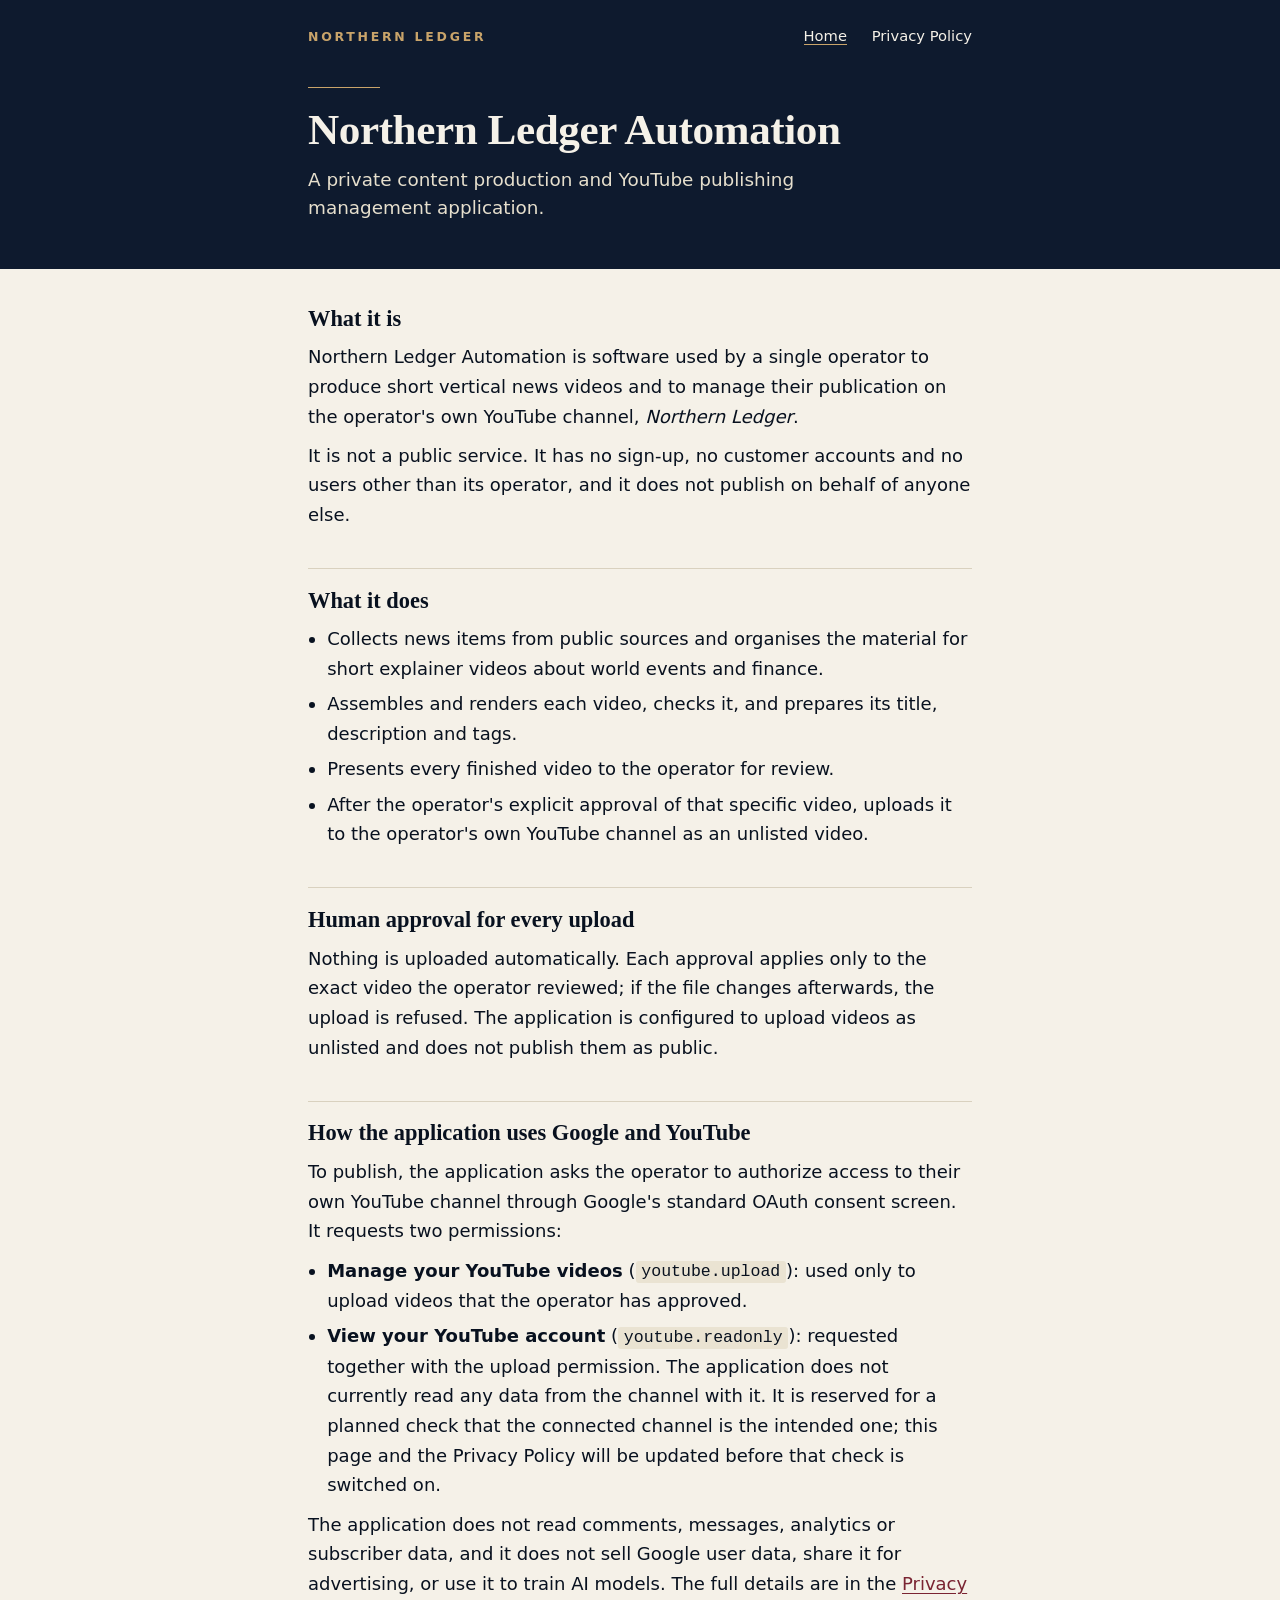
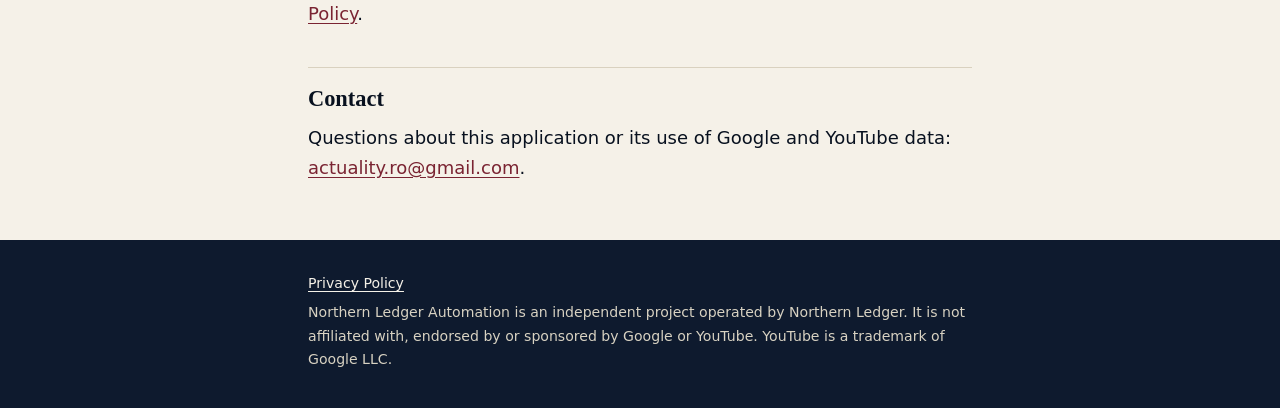
<file: index.html>
<!DOCTYPE html>
<html lang="en">
<head>
<meta charset="utf-8">
<meta name="viewport" content="width=device-width, initial-scale=1">
<title>Northern Ledger Automation</title>
<meta name="description" content="Northern Ledger Automation is a private content production and YouTube publishing management application used by a single operator.">
<meta name="theme-color" content="#0E1A2E">
<link rel="icon" href="data:image/svg+xml,%3Csvg xmlns='http://www.w3.org/2000/svg' viewBox='0 0 64 64'%3E%3Crect width='64' height='64' fill='%230E1A2E'/%3E%3Crect x='14' y='20' width='36' height='2' fill='%23C9A46A'/%3E%3Ctext x='32' y='46' font-family='Georgia,serif' font-size='24' font-weight='700' text-anchor='middle' fill='%23F5F1E8'%3ENL%3C/text%3E%3C/svg%3E">
<link rel="stylesheet" href="style.css">
</head>
<body>
<header class="band">
  <div class="wrap">
    <div class="topline">
      <span class="kicker">Northern Ledger</span>
      <nav aria-label="Main">
        <a href="index.html" aria-current="page">Home</a>
        <a href="privacy.html">Privacy Policy</a>
      </nav>
    </div>
    <div class="hairline" aria-hidden="true"></div>
    <h1>Northern Ledger Automation</h1>
    <p class="lede">A private content production and YouTube publishing management application.</p>
  </div>
</header>

<main>
  <div class="wrap">
    <h2>What it is</h2>
    <p>Northern Ledger Automation is software used by a single operator to produce short vertical news videos and to manage their publication on the operator's own YouTube channel, <em>Northern Ledger</em>.</p>
    <p>It is not a public service. It has no sign-up, no customer accounts and no users other than its operator, and it does not publish on behalf of anyone else.</p>

    <h2>What it does</h2>
    <ul>
      <li>Collects news items from public sources and organises the material for short explainer videos about world events and finance.</li>
      <li>Assembles and renders each video, checks it, and prepares its title, description and tags.</li>
      <li>Presents every finished video to the operator for review.</li>
      <li>After the operator's explicit approval of that specific video, uploads it to the operator's own YouTube channel as an unlisted video.</li>
    </ul>

    <h2>Human approval for every upload</h2>
    <p>Nothing is uploaded automatically. Each approval applies only to the exact video the operator reviewed; if the file changes afterwards, the upload is refused. The application is configured to upload videos as unlisted and does not publish them as public.</p>

    <h2>How the application uses Google and YouTube</h2>
    <p>To publish, the application asks the operator to authorize access to their own YouTube channel through Google's standard OAuth consent screen. It requests two permissions:</p>
    <ul>
      <li><strong>Manage your YouTube videos</strong> (<code>youtube.upload</code>): used only to upload videos that the operator has approved.</li>
      <li><strong>View your YouTube account</strong> (<code>youtube.readonly</code>): requested together with the upload permission. The application does not currently read any data from the channel with it. It is reserved for a planned check that the connected channel is the intended one; this page and the Privacy Policy will be updated before that check is switched on.</li>
    </ul>
    <p>The application does not read comments, messages, analytics or subscriber data, and it does not sell Google user data, share it for advertising, or use it to train AI models. The full details are in the <a href="privacy.html">Privacy Policy</a>.</p>

    <h2>Contact</h2>
    <p>Questions about this application or its use of Google and YouTube data: <a href="mailto:actuality.ro@gmail.com">actuality.ro@gmail.com</a>.</p>
  </div>
</main>

<footer class="band">
  <div class="wrap">
    <p><a href="privacy.html">Privacy Policy</a></p>
    <p>Northern Ledger Automation is an independent project operated by Northern Ledger. It is not affiliated with, endorsed by or sponsored by Google or YouTube. YouTube is a trademark of Google LLC.</p>
  </div>
</footer>
</body>
</html>
</file>
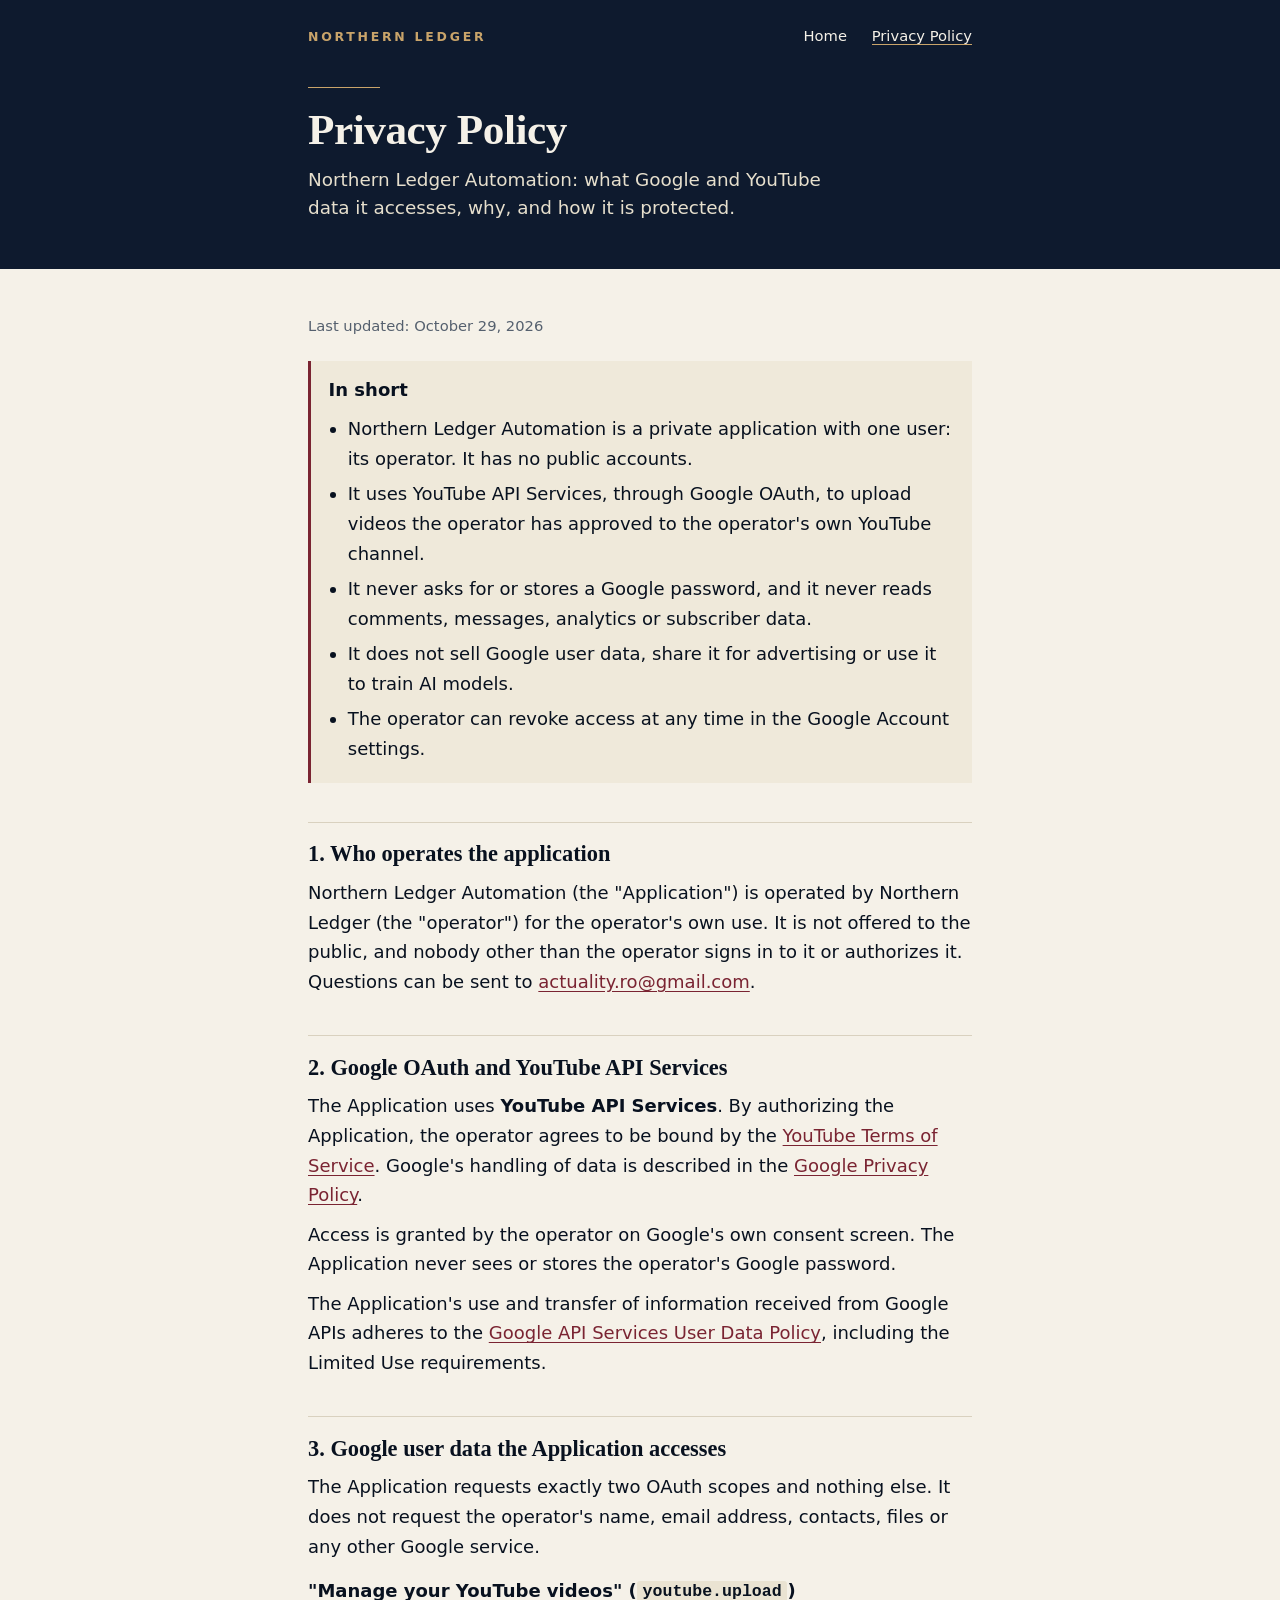
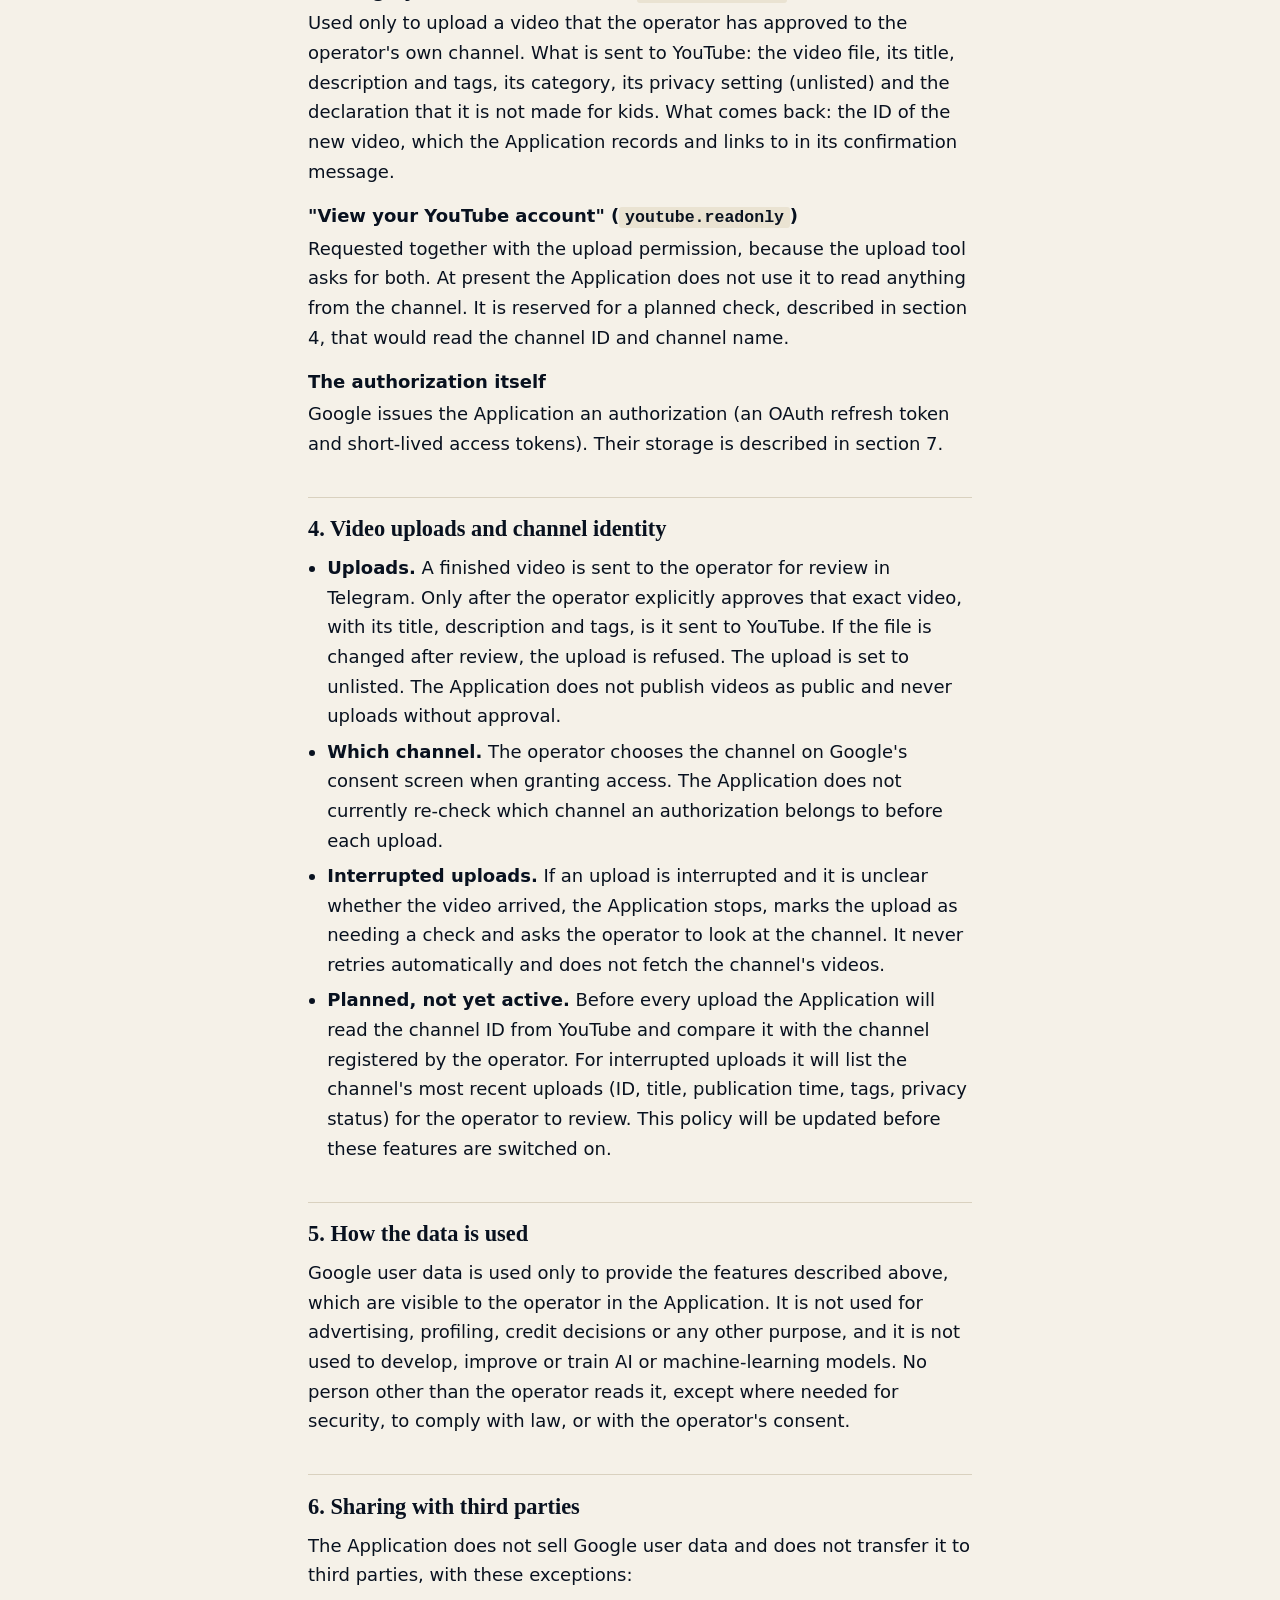
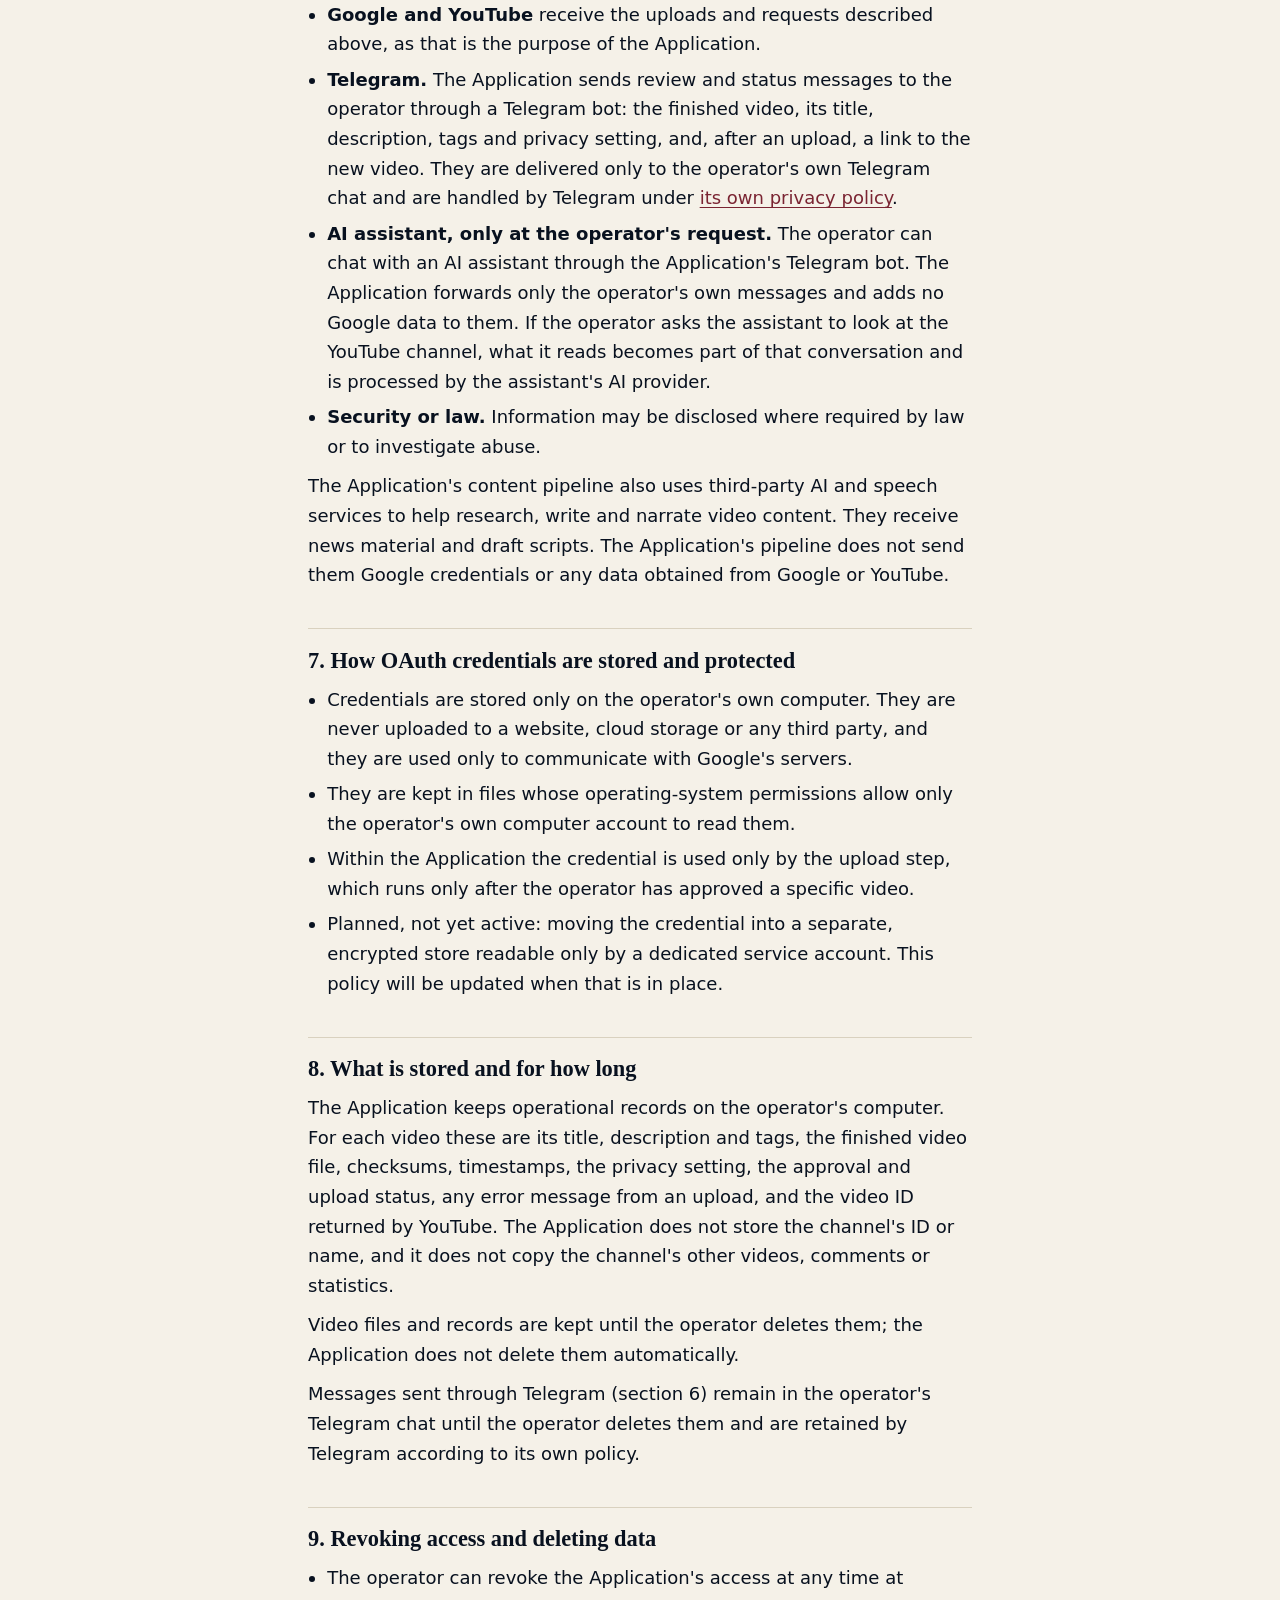
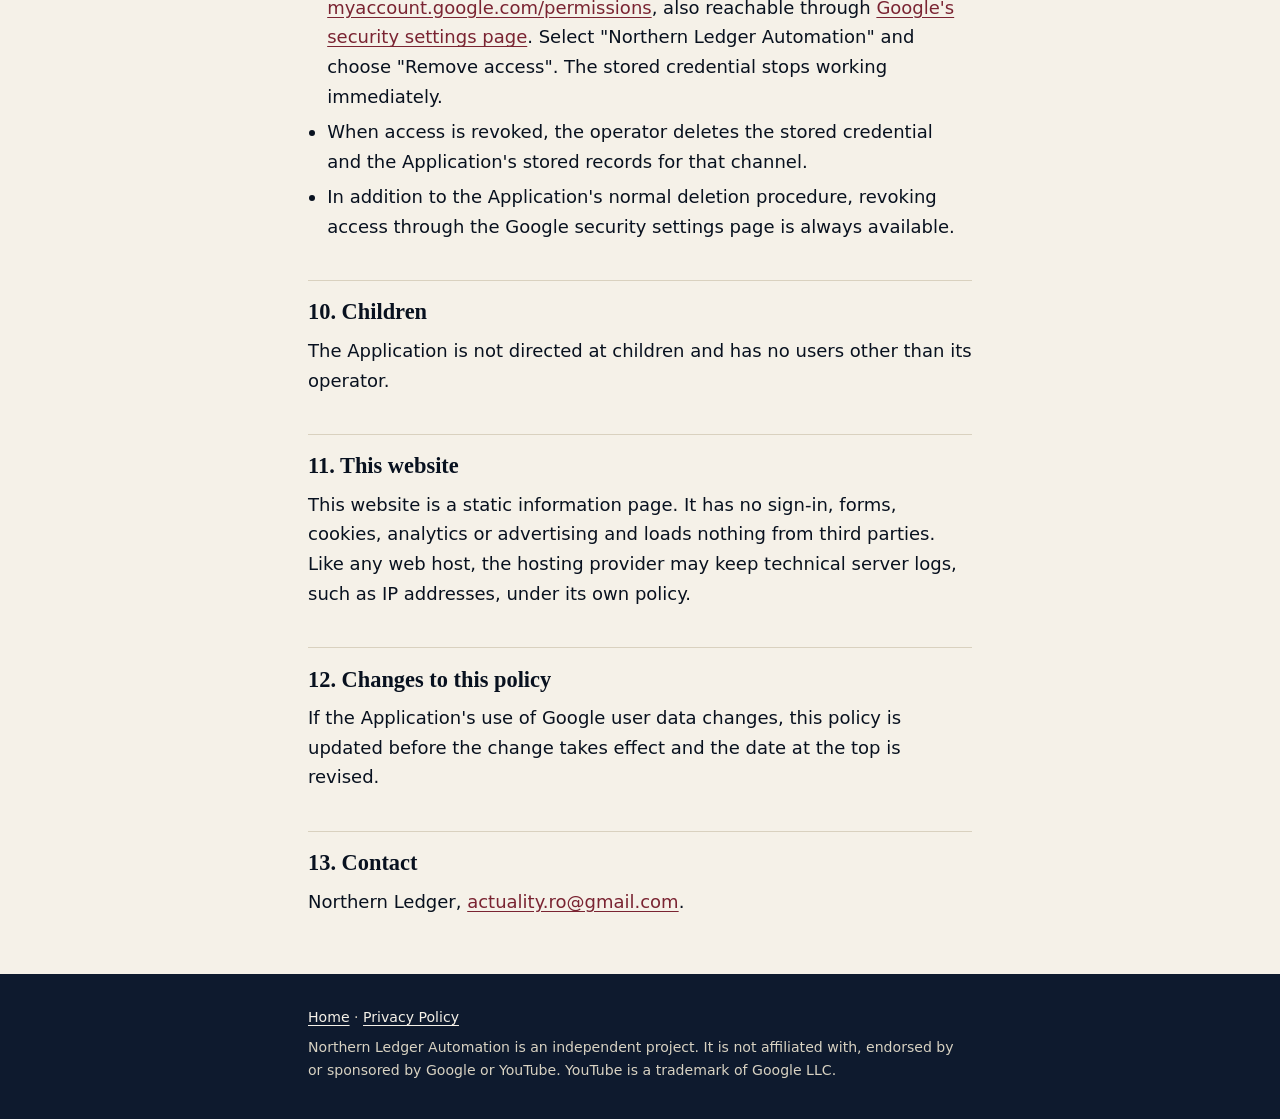
<file: privacy.html>
<!DOCTYPE html>
<html lang="en">
<head>
<meta charset="utf-8">
<meta name="viewport" content="width=device-width, initial-scale=1">
<title>Privacy Policy - Northern Ledger Automation</title>
<meta name="description" content="How Northern Ledger Automation accesses, uses, stores and shares Google and YouTube user data.">
<meta name="theme-color" content="#0E1A2E">
<link rel="icon" href="data:image/svg+xml,%3Csvg xmlns='http://www.w3.org/2000/svg' viewBox='0 0 64 64'%3E%3Crect width='64' height='64' fill='%230E1A2E'/%3E%3Crect x='14' y='20' width='36' height='2' fill='%23C9A46A'/%3E%3Ctext x='32' y='46' font-family='Georgia,serif' font-size='24' font-weight='700' text-anchor='middle' fill='%23F5F1E8'%3ENL%3C/text%3E%3C/svg%3E">
<link rel="stylesheet" href="style.css">
</head>
<body>
<header class="band">
  <div class="wrap">
    <div class="topline">
      <span class="kicker">Northern Ledger</span>
      <nav aria-label="Main">
        <a href="index.html">Home</a>
        <a href="privacy.html" aria-current="page">Privacy Policy</a>
      </nav>
    </div>
    <div class="hairline" aria-hidden="true"></div>
    <h1>Privacy Policy</h1>
    <p class="lede">Northern Ledger Automation: what Google and YouTube data it accesses, why, and how it is protected.</p>
  </div>
</header>

<main>
  <div class="wrap">
    <p class="meta">Last updated: October 29, 2026</p>

    <div class="summary">
      <p><strong>In short</strong></p>
      <ul>
        <li>Northern Ledger Automation is a private application with one user: its operator. It has no public accounts.</li>
        <li>It uses YouTube API Services, through Google OAuth, to upload videos the operator has approved to the operator's own YouTube channel.</li>
        <li>It never asks for or stores a Google password, and it never reads comments, messages, analytics or subscriber data.</li>
        <li>It does not sell Google user data, share it for advertising or use it to train AI models.</li>
        <li>The operator can revoke access at any time in the Google Account settings.</li>
      </ul>
    </div>

    <h2 id="operator">1. Who operates the application</h2>
    <p>Northern Ledger Automation (the "Application") is operated by Northern Ledger (the "operator") for the operator's own use. It is not offered to the public, and nobody other than the operator signs in to it or authorizes it. Questions can be sent to <a href="mailto:actuality.ro@gmail.com">actuality.ro@gmail.com</a>.</p>

    <h2 id="google-api">2. Google OAuth and YouTube API Services</h2>
    <p>The Application uses <strong>YouTube API Services</strong>. By authorizing the Application, the operator agrees to be bound by the <a href="https://www.youtube.com/t/terms">YouTube Terms of Service</a>. Google's handling of data is described in the <a href="https://www.google.com/policies/privacy/">Google Privacy Policy</a>.</p>
    <p>Access is granted by the operator on Google's own consent screen. The Application never sees or stores the operator's Google password.</p>
    <p>The Application's use and transfer of information received from Google APIs adheres to the <a href="https://developers.google.com/terms/api-services-user-data-policy">Google API Services User Data Policy</a>, including the Limited Use requirements.</p>

    <h2 id="data-accessed">3. Google user data the Application accesses</h2>
    <p>The Application requests exactly two OAuth scopes and nothing else. It does not request the operator's name, email address, contacts, files or any other Google service.</p>
    <dl class="data">
      <dt>"Manage your YouTube videos" (<code>youtube.upload</code>)</dt>
      <dd>Used only to upload a video that the operator has approved to the operator's own channel. What is sent to YouTube: the video file, its title, description and tags, its category, its privacy setting (unlisted) and the declaration that it is not made for kids. What comes back: the ID of the new video, which the Application records and links to in its confirmation message.</dd>
      <dt>"View your YouTube account" (<code>youtube.readonly</code>)</dt>
      <dd>Requested together with the upload permission, because the upload tool asks for both. At present the Application does not use it to read anything from the channel. It is reserved for a planned check, described in section 4, that would read the channel ID and channel name.</dd>
      <dt>The authorization itself</dt>
      <dd>Google issues the Application an authorization (an OAuth refresh token and short-lived access tokens). Their storage is described in section 7.</dd>
    </dl>

    <h2 id="uploads">4. Video uploads and channel identity</h2>
    <ul>
      <li><strong>Uploads.</strong> A finished video is sent to the operator for review in Telegram. Only after the operator explicitly approves that exact video, with its title, description and tags, is it sent to YouTube. If the file is changed after review, the upload is refused. The upload is set to unlisted. The Application does not publish videos as public and never uploads without approval.</li>
      <li><strong>Which channel.</strong> The operator chooses the channel on Google's consent screen when granting access. The Application does not currently re-check which channel an authorization belongs to before each upload.</li>
      <li><strong>Interrupted uploads.</strong> If an upload is interrupted and it is unclear whether the video arrived, the Application stops, marks the upload as needing a check and asks the operator to look at the channel. It never retries automatically and does not fetch the channel's videos.</li>
      <li><strong>Planned, not yet active.</strong> Before every upload the Application will read the channel ID from YouTube and compare it with the channel registered by the operator. For interrupted uploads it will list the channel's most recent uploads (ID, title, publication time, tags, privacy status) for the operator to review. This policy will be updated before these features are switched on.</li>
    </ul>

    <h2 id="use">5. How the data is used</h2>
    <p>Google user data is used only to provide the features described above, which are visible to the operator in the Application. It is not used for advertising, profiling, credit decisions or any other purpose, and it is not used to develop, improve or train AI or machine-learning models. No person other than the operator reads it, except where needed for security, to comply with law, or with the operator's consent.</p>

    <h2 id="sharing">6. Sharing with third parties</h2>
    <p>The Application does not sell Google user data and does not transfer it to third parties, with these exceptions:</p>
    <ul>
      <li><strong>Google and YouTube</strong> receive the uploads and requests described above, as that is the purpose of the Application.</li>
      <li><strong>Telegram.</strong> The Application sends review and status messages to the operator through a Telegram bot: the finished video, its title, description, tags and privacy setting, and, after an upload, a link to the new video. They are delivered only to the operator's own Telegram chat and are handled by Telegram under <a href="https://telegram.org/privacy">its own privacy policy</a>.</li>
      <li><strong>AI assistant, only at the operator's request.</strong> The operator can chat with an AI assistant through the Application's Telegram bot. The Application forwards only the operator's own messages and adds no Google data to them. If the operator asks the assistant to look at the YouTube channel, what it reads becomes part of that conversation and is processed by the assistant's AI provider.</li>
      <li><strong>Security or law.</strong> Information may be disclosed where required by law or to investigate abuse.</li>
    </ul>
    <p>The Application's content pipeline also uses third-party AI and speech services to help research, write and narrate video content. They receive news material and draft scripts. The Application's pipeline does not send them Google credentials or any data obtained from Google or YouTube.</p>

    <h2 id="storage">7. How OAuth credentials are stored and protected</h2>
    <ul>
      <li>Credentials are stored only on the operator's own computer. They are never uploaded to a website, cloud storage or any third party, and they are used only to communicate with Google's servers.</li>
      <li>They are kept in files whose operating-system permissions allow only the operator's own computer account to read them.</li>
      <li>Within the Application the credential is used only by the upload step, which runs only after the operator has approved a specific video.</li>
      <li>Planned, not yet active: moving the credential into a separate, encrypted store readable only by a dedicated service account. This policy will be updated when that is in place.</li>
    </ul>

    <h2 id="retention">8. What is stored and for how long</h2>
    <p>The Application keeps operational records on the operator's computer. For each video these are its title, description and tags, the finished video file, checksums, timestamps, the privacy setting, the approval and upload status, any error message from an upload, and the video ID returned by YouTube. The Application does not store the channel's ID or name, and it does not copy the channel's other videos, comments or statistics.</p>
    <p>Video files and records are kept until the operator deletes them; the Application does not delete them automatically.</p>
    <p>Messages sent through Telegram (section 6) remain in the operator's Telegram chat until the operator deletes them and are retained by Telegram according to its own policy.</p>

    <h2 id="revoke">9. Revoking access and deleting data</h2>
    <ul>
      <li>The operator can revoke the Application's access at any time at <a href="https://myaccount.google.com/permissions">myaccount.google.com/permissions</a>, also reachable through <a href="https://security.google.com/settings/security/permissions">Google's security settings page</a>. Select "Northern Ledger Automation" and choose "Remove access". The stored credential stops working immediately.</li>
      <li>When access is revoked, the operator deletes the stored credential and the Application's stored records for that channel.</li>
      <li>In addition to the Application's normal deletion procedure, revoking access through the Google security settings page is always available.</li>
    </ul>

    <h2 id="children">10. Children</h2>
    <p>The Application is not directed at children and has no users other than its operator.</p>

    <h2 id="website">11. This website</h2>
    <p>This website is a static information page. It has no sign-in, forms, cookies, analytics or advertising and loads nothing from third parties. Like any web host, the hosting provider may keep technical server logs, such as IP addresses, under its own policy.</p>

    <h2 id="changes">12. Changes to this policy</h2>
    <p>If the Application's use of Google user data changes, this policy is updated before the change takes effect and the date at the top is revised.</p>

    <h2 id="contact">13. Contact</h2>
    <p>Northern Ledger, <a href="mailto:actuality.ro@gmail.com">actuality.ro@gmail.com</a>.</p>
  </div>
</main>

<footer class="band">
  <div class="wrap">
    <p><a href="index.html">Home</a> &middot; <a href="privacy.html">Privacy Policy</a></p>
    <p>Northern Ledger Automation is an independent project. It is not affiliated with, endorsed by or sponsored by Google or YouTube. YouTube is a trademark of Google LLC.</p>
  </div>
</footer>
</body>
</html>
</file>
<file: style.css>
/* Northern Ledger Automation: static pages. System fonts only, no scripts, no third-party requests. */
:root {
  --navy: #0E1A2E;
  --ink: #08111F;
  --cream: #F5F1E8;
  --gold: #C9A46A;
  --burgundy: #7A2432;
  --muted: #55606E;
  --rule: #D9D1BF;
  --serif: "Playfair Display", Georgia, "Times New Roman", serif;
  --sans: Inter, system-ui, -apple-system, "Segoe UI", Roboto, Helvetica, Arial, sans-serif;
}

* { box-sizing: border-box; }
html { -webkit-text-size-adjust: 100%; }
body {
  margin: 0;
  background: var(--cream);
  color: var(--ink);
  font-family: var(--sans);
  font-size: 1.0625rem;
  line-height: 1.65;
  overflow-wrap: break-word;
}

.band { background: var(--navy); color: var(--cream); }
.wrap { max-width: 44rem; margin: 0 auto; padding: 0 1.25rem; }

header.band .wrap { padding-top: 1.1rem; padding-bottom: 2.4rem; }
.topline { display: flex; flex-wrap: wrap; align-items: baseline; justify-content: space-between; gap: .5rem 1.5rem; }
.kicker { font-size: .78rem; letter-spacing: .22em; text-transform: uppercase; color: var(--gold); font-weight: 600; text-decoration: none; }
nav { font-size: .92rem; }
nav a { color: var(--cream); text-decoration: none; margin-left: 1.25rem; border-bottom: 1px solid transparent; }
nav a:first-child { margin-left: 0; }
nav a:hover, nav a:focus, nav a[aria-current="page"] { border-bottom-color: var(--gold); }

.hairline { height: 1px; width: 4.5rem; background: var(--gold); margin: 2.4rem 0 1.1rem; }
h1 { font-family: var(--serif); font-weight: 700; font-size: clamp(1.9rem, 6.2vw, 2.7rem); line-height: 1.15; margin: 0 0 .7rem; letter-spacing: -.01em; }
.lede { font-size: 1.15rem; line-height: 1.5; margin: 0; max-width: 34rem; color: #E6DFCD; }

main .wrap { padding-top: 2.2rem; padding-bottom: 3rem; }
h2 { font-family: var(--serif); font-weight: 700; font-size: 1.4rem; line-height: 1.25; margin: 2.4rem 0 .6rem; padding-top: 1.1rem; border-top: 1px solid var(--rule); }
h2:first-child { margin-top: 0; padding-top: 0; border-top: 0; }
h3 { font-size: 1.02rem; margin: 1.4rem 0 .3rem; }
p { margin: .6rem 0; }
ul { padding-left: 1.2rem; margin: .6rem 0; }
li { margin: .35rem 0; }
a { color: var(--burgundy); text-underline-offset: .18em; overflow-wrap: anywhere; }
a:hover, a:focus { color: var(--ink); }
:focus-visible { outline: 2px solid var(--burgundy); outline-offset: 2px; }
code { font-family: ui-monospace, SFMono-Regular, Menlo, Consolas, monospace; font-size: .92em; background: #EAE3D2; padding: .08em .35em; border-radius: 3px; word-break: break-word; }

.summary { border-left: 3px solid var(--burgundy); background: #EFE9DA; padding: .9rem 1.1rem; margin: 1.4rem 0; }
.summary p:first-child { margin-top: 0; }
.summary ul { margin-bottom: 0; }
.meta { color: var(--muted); font-size: .92rem; }

dl.data { margin: .8rem 0; }
dl.data dt { font-weight: 600; margin-top: .9rem; overflow-wrap: anywhere; }
dl.data dd { margin: .15rem 0 0; }

footer.band { font-size: .88rem; }
footer.band .wrap { padding-top: 1.6rem; padding-bottom: 2rem; }
footer.band a { color: var(--cream); }
footer.band p { margin: .4rem 0; color: #D8D2C2; }

@media (min-width: 40em) {
  body { font-size: 1.125rem; }
  header.band .wrap { padding-top: 1.5rem; padding-bottom: 3rem; }
}
@media print {
  .band { background: none; color: var(--ink); }
  nav, .kicker { color: var(--ink); }
  a { color: var(--ink); }
}
</file>
